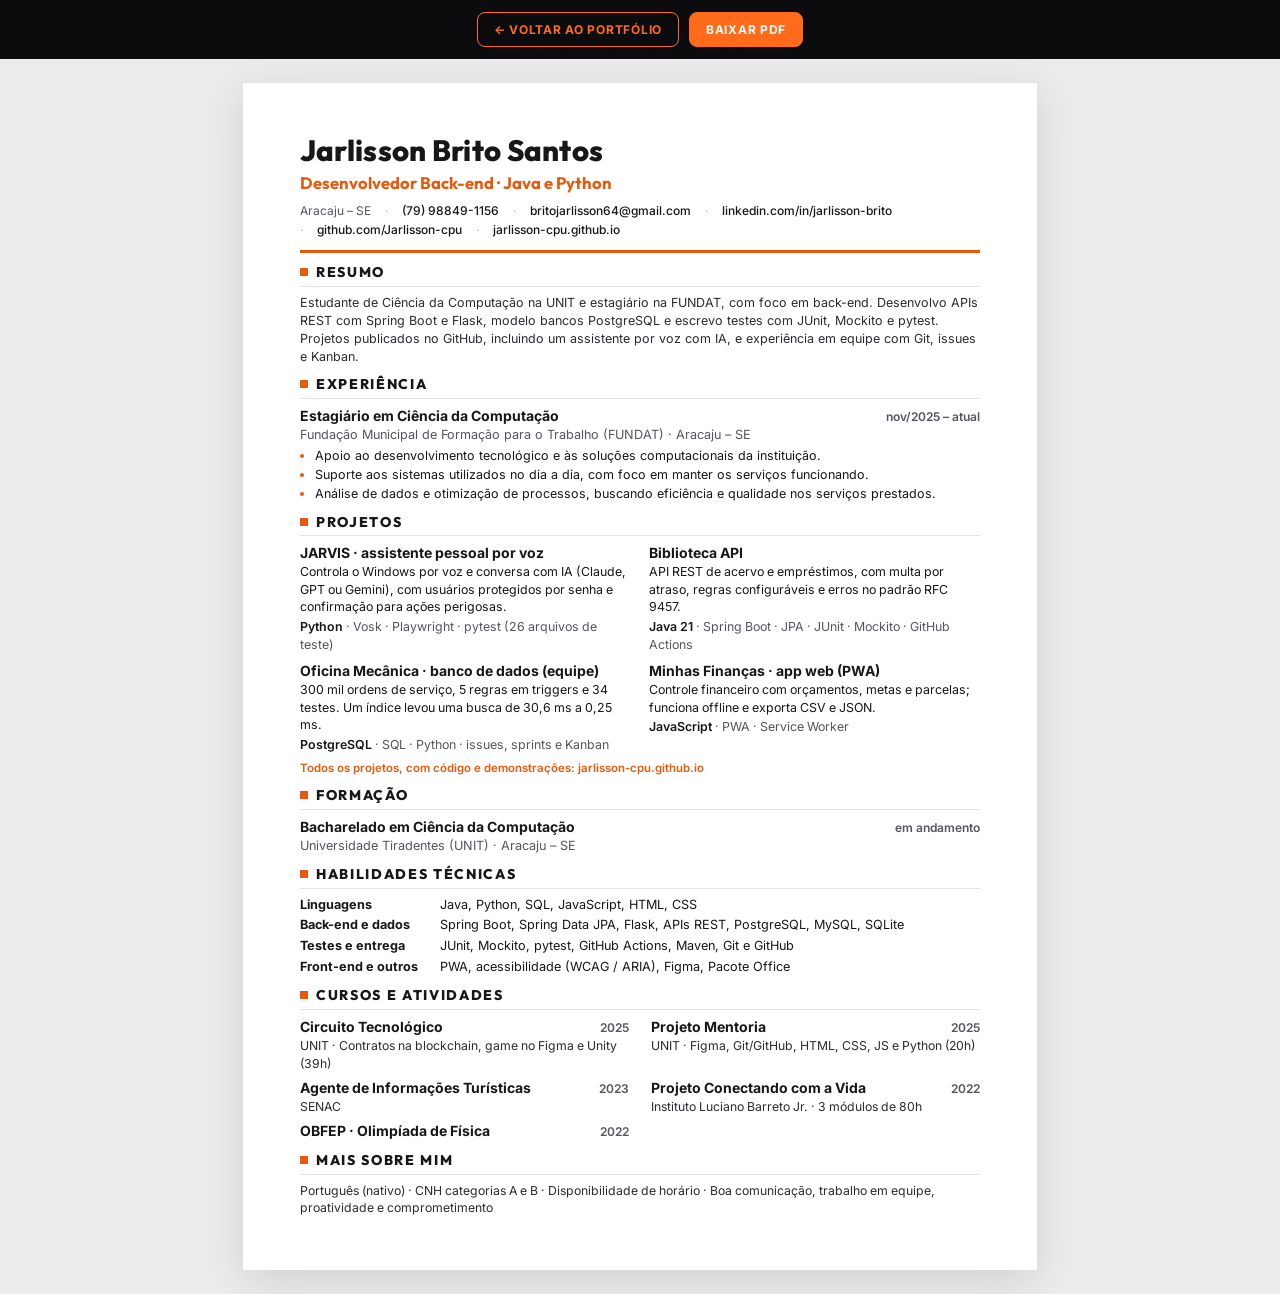
<file: curriculo.html>
<!doctype html>
<html lang="pt-BR">
  <head>
    <meta charset="UTF-8" />
    <meta name="viewport" content="width=device-width, initial-scale=1.0" />
    <title>Currículo · Jarlisson Brito Santos</title>
    <meta name="description" content="Currículo de Jarlisson Brito Santos, estudante de Ciência da Computação na UNIT e desenvolvedor back-end (Java e Python)." />
    <meta name="robots" content="noindex" />
    <link rel="icon" href="assets/img/favicon.svg" type="image/svg+xml" />
    <link rel="preconnect" href="https://fonts.googleapis.com" />
    <link rel="preconnect" href="https://fonts.gstatic.com" crossorigin />
    <link href="https://fonts.googleapis.com/css2?family=Inter:wght@400;500;600;700&family=Outfit:wght@600;700;800&display=swap" rel="stylesheet" />
    <style>
      /* Currículo em A4, uma coluna, fácil de ler por pessoas e por sistemas de recrutamento */
      @page {
        size: A4;
        margin: 10mm 13mm;
      }

      :root {
        --ink: #17171a;
        --muted: #55555f;
        --line: #e3e3e8;
        --accent: #e8590c;
      }

      * {
        box-sizing: border-box;
        margin: 0;
        padding: 0;
      }

      body {
        background: #ececef;
        color: var(--ink);
        font-family: 'Inter', Arial, sans-serif;
        font-size: 9.4pt;
        line-height: 1.42;
        -webkit-print-color-adjust: exact;
        print-color-adjust: exact;
      }

      .page {
        max-width: 210mm;
        margin: 24px auto;
        padding: 14mm 15mm;
        background: #fff;
        box-shadow: 0 10px 40px rgba(0, 0, 0, 0.12);
      }

      a {
        color: inherit;
        text-decoration: none;
      }

      /* Cabeçalho */
      header {
        padding-bottom: 12px;
        border-bottom: 3px solid var(--accent);
      }

      h1 {
        font-family: 'Outfit', Arial, sans-serif;
        font-size: 22pt;
        font-weight: 800;
        letter-spacing: 0.01em;
        line-height: 1.05;
      }

      .role {
        margin-top: 4px;
        color: var(--accent);
        font-family: 'Outfit', Arial, sans-serif;
        font-size: 12.5pt;
        font-weight: 700;
      }

      .contacts {
        display: flex;
        flex-wrap: wrap;
        gap: 2px 14px;
        margin-top: 8px;
        color: var(--muted);
        font-size: 9pt;
        list-style: none;
      }

      .contacts li + li::before {
        content: '·';
        margin-right: 14px;
        color: #b5b5bd;
      }

      .contacts a {
        color: var(--ink);
        font-weight: 500;
      }

      /* Seções */
      section {
        margin-top: 10px;
      }

      h2 {
        margin-bottom: 7px;
        padding-bottom: 3px;
        border-bottom: 1px solid var(--line);
        color: var(--ink);
        font-family: 'Outfit', Arial, sans-serif;
        font-size: 10.5pt;
        font-weight: 800;
        letter-spacing: 0.12em;
        text-transform: uppercase;
      }

      h2::before {
        content: '';
        display: inline-block;
        width: 8px;
        height: 8px;
        margin-right: 8px;
        background: var(--accent);
        vertical-align: 1px;
      }

      .summary {
        color: #2b2b31;
      }

      /* Itens com título + data */
      .item + .item {
        margin-top: 7px;
      }

      .item__head {
        display: flex;
        justify-content: space-between;
        align-items: baseline;
        gap: 12px;
      }

      h3 {
        font-size: 10.5pt;
        font-weight: 700;
      }

      .date {
        flex-shrink: 0;
        color: var(--muted);
        font-size: 9pt;
        font-weight: 600;
      }

      .org {
        color: var(--muted);
        font-size: 9.5pt;
      }

      ul.bullets {
        margin-top: 3px;
        padding-left: 15px;
      }

      ul.bullets li {
        margin-top: 1px;
      }

      ul.bullets li::marker {
        color: var(--accent);
      }

      .tech {
        margin-top: 2px;
        color: var(--muted);
        font-size: 8.8pt;
      }

      .tech b {
        color: var(--ink);
        font-weight: 600;
      }

      /* Projetos em duas colunas */
      .projects {
        display: grid;
        grid-template-columns: 1fr 1fr;
        gap: 8px 18px;
      }

      .projects .item + .item {
        margin-top: 0;
      }

      .projects p {
        font-size: 9.3pt;
      }

      .link {
        color: var(--accent);
        font-size: 8.6pt;
        font-weight: 600;
      }

      /* Habilidades */
      .skills {
        display: grid;
        grid-template-columns: 128px 1fr;
        gap: 3px 12px;
        font-size: 9.5pt;
      }

      .skills dt {
        font-weight: 700;
      }

      .two-cols {
        display: grid;
        grid-template-columns: 1.35fr 1fr;
        gap: 0 22px;
      }

      .compact .item + .item {
        margin-top: 6px;
      }

      .courses {
        display: grid;
        grid-template-columns: 1fr 1fr;
        gap: 6px 22px;
      }

      .courses .item + .item {
        margin-top: 0;
      }

      .compact p {
        font-size: 9.2pt;
        color: #2b2b31;
      }

      .plain {
        list-style: none;
        font-size: 9.5pt;
      }

      .plain li + li {
        margin-top: 2px;
      }

      /* Barra com botões (só na tela) */
      .toolbar {
        position: sticky;
        top: 0;
        z-index: 2;
        display: flex;
        justify-content: center;
        gap: 10px;
        padding: 12px;
        background: #0c0c0e;
      }

      .toolbar a,
      .toolbar button {
        padding: 9px 16px;
        border: 1px solid #ff6b1a;
        border-radius: 8px;
        background: transparent;
        color: #ff6b1a;
        font: 700 12px 'Inter', Arial, sans-serif;
        letter-spacing: 0.06em;
        text-transform: uppercase;
        cursor: pointer;
      }

      .toolbar .primary {
        background: #ff6b1a;
        color: #fff;
      }

      @media (max-width: 700px) {
        .page {
          margin: 0;
          padding: 22px 18px;
        }

        .projects,
        .courses {
          grid-template-columns: 1fr;
        }

        .skills {
          grid-template-columns: 1fr;
        }

        .skills dd {
          margin-bottom: 6px;
        }
      }
      @media print {
        body {
          background: #fff;
        }

        .page {
          margin: 0;
          padding: 0;
          box-shadow: none;
        }

        .toolbar {
          display: none;
        }
      }
    </style>
  </head>

  <body>
    <nav class="toolbar" aria-label="Ações">
      <a href="./">← Voltar ao portfólio</a>
      <a class="primary" href="assets/docs/curriculo-jarlisson-brito.pdf" download>Baixar PDF</a>
    </nav>

    <main class="page">
      <header>
        <h1>Jarlisson Brito Santos</h1>
        <p class="role">Desenvolvedor Back-end · Java e Python</p>
        <ul class="contacts">
          <li>Aracaju – SE</li>
          <li><a href="https://wa.me/5579988491156">(79) 98849-1156</a></li>
          <li><a href="mailto:britojarlisson64@gmail.com">britojarlisson64@gmail.com</a></li>
          <li><a href="https://www.linkedin.com/in/jarlisson-brito-602909368/">linkedin.com/in/jarlisson-brito</a></li>
          <li><a href="https://github.com/Jarlisson-cpu">github.com/Jarlisson-cpu</a></li>
          <li><a href="https://jarlisson-cpu.github.io/">jarlisson-cpu.github.io</a></li>
        </ul>
      </header>

      <section>
        <h2>Resumo</h2>
        <p class="summary">
          Estudante de Ciência da Computação na UNIT e estagiário na FUNDAT, com foco em back-end.
          Desenvolvo APIs REST com Spring Boot e Flask, modelo bancos PostgreSQL e escrevo testes
          com JUnit, Mockito e pytest. Projetos publicados no GitHub, incluindo um assistente por
          voz com IA, e experiência em equipe com Git, issues e Kanban.
        </p>
      </section>

      <section>
        <h2>Experiência</h2>
        <div class="item">
          <div class="item__head">
            <h3>Estagiário em Ciência da Computação</h3>
            <span class="date">nov/2025 – atual</span>
          </div>
          <p class="org">Fundação Municipal de Formação para o Trabalho (FUNDAT) · Aracaju – SE</p>
          <ul class="bullets">
            <li>Apoio ao desenvolvimento tecnológico e às soluções computacionais da instituição.</li>
            <li>Suporte aos sistemas utilizados no dia a dia, com foco em manter os serviços funcionando.</li>
            <li>Análise de dados e otimização de processos, buscando eficiência e qualidade nos serviços prestados.</li>
          </ul>
        </div>
      </section>

      <section>
        <h2>Projetos</h2>
        <div class="projects">
          <div class="item">
            <h3>JARVIS · assistente pessoal por voz</h3>
            <p>Controla o Windows por voz e conversa com IA (Claude, GPT ou Gemini), com usuários protegidos por senha e confirmação para ações perigosas.</p>
            <p class="tech"><b>Python</b> · Vosk · Playwright · pytest (26 arquivos de teste)</p>
          </div>
          <div class="item">
            <h3>Biblioteca API</h3>
            <p>API REST de acervo e empréstimos, com multa por atraso, regras configuráveis e erros no padrão RFC 9457.</p>
            <p class="tech"><b>Java 21</b> · Spring Boot · JPA · JUnit · Mockito · GitHub Actions</p>
          </div>
          <div class="item">
            <h3>Oficina Mecânica · banco de dados (equipe)</h3>
            <p>300 mil ordens de serviço, 5 regras em triggers e 34 testes. Um índice levou uma busca de 30,6 ms a 0,25 ms.</p>
            <p class="tech"><b>PostgreSQL</b> · SQL · Python · issues, sprints e Kanban</p>
          </div>
          <div class="item">
            <h3>Minhas Finanças · app web (PWA)</h3>
            <p>Controle financeiro com orçamentos, metas e parcelas; funciona offline e exporta CSV e JSON.</p>
            <p class="tech"><b>JavaScript</b> · PWA · Service Worker</p>
          </div>
        </div>
        <p class="link" style="margin-top: 6px">Todos os projetos, com código e demonstrações: jarlisson-cpu.github.io</p>
      </section>

      <section>
        <h2>Formação</h2>
        <div class="item">
          <div class="item__head">
            <h3>Bacharelado em Ciência da Computação</h3>
            <span class="date">em andamento</span>
          </div>
          <p class="org">Universidade Tiradentes (UNIT) · Aracaju – SE</p>
        </div>
      </section>

      <section>
        <h2>Habilidades técnicas</h2>
        <dl class="skills">
          <dt>Linguagens</dt>
          <dd>Java, Python, SQL, JavaScript, HTML, CSS</dd>
          <dt>Back-end e dados</dt>
          <dd>Spring Boot, Spring Data JPA, Flask, APIs REST, PostgreSQL, MySQL, SQLite</dd>
          <dt>Testes e entrega</dt>
          <dd>JUnit, Mockito, pytest, GitHub Actions, Maven, Git e GitHub</dd>
          <dt>Front-end e outros</dt>
          <dd>PWA, acessibilidade (WCAG / ARIA), Figma, Pacote Office</dd>
        </dl>
      </section>

      <section class="compact">
        <h2>Cursos e atividades</h2>
        <div class="courses">
          <div class="item">
            <div class="item__head"><h3>Circuito Tecnológico</h3><span class="date">2025</span></div>
            <p>UNIT · Contratos na blockchain, game no Figma e Unity (39h)</p>
          </div>
          <div class="item">
            <div class="item__head"><h3>Projeto Mentoria</h3><span class="date">2025</span></div>
            <p>UNIT · Figma, Git/GitHub, HTML, CSS, JS e Python (20h)</p>
          </div>
          <div class="item">
            <div class="item__head"><h3>Agente de Informações Turísticas</h3><span class="date">2023</span></div>
            <p>SENAC</p>
          </div>
          <div class="item">
            <div class="item__head"><h3>Projeto Conectando com a Vida</h3><span class="date">2022</span></div>
            <p>Instituto Luciano Barreto Jr. · 3 módulos de 80h</p>
          </div>
          <div class="item">
            <div class="item__head"><h3>OBFEP · Olimpíada de Física</h3><span class="date">2022</span></div>
          </div>
        </div>
      </section>

      <section class="compact">
        <h2>Mais sobre mim</h2>
        <p>Português (nativo) · CNH categorias A e B · Disponibilidade de horário · Boa comunicação, trabalho em equipe, proatividade e comprometimento</p>
      </section>
    </main>
  </body>
</html>
</file>
